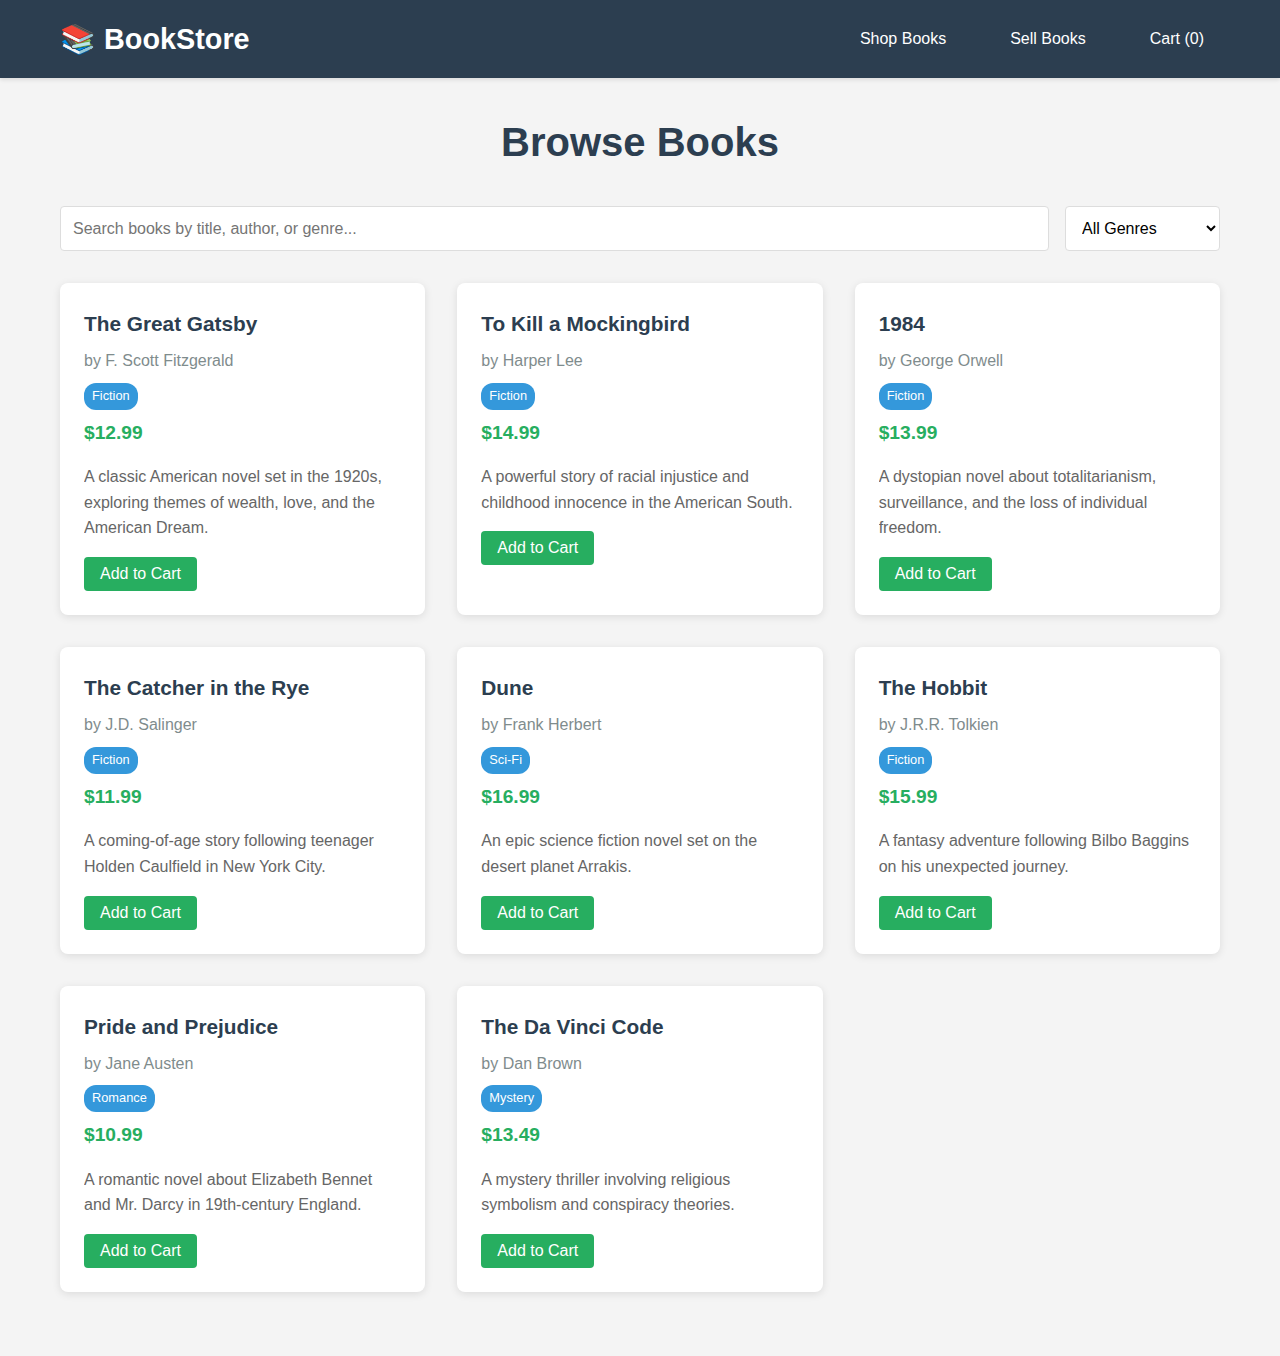
<file: index.html>
<!DOCTYPE html>
<html lang="en">
<head>
    <meta charset="UTF-8">
    <meta name="viewport" content="width=device-width, initial-scale=1.0">
    <title>BookStore - Buy & Sell Books Online</title>
    <link rel="stylesheet" href="styles.css">
</head>
<body>
    <header>
        <nav class="navbar">
            <div class="nav-container">
                <h1 class="nav-logo">📚 BookStore</h1>
                <ul class="nav-menu">
                    <li class="nav-item">
                        <a href="#" class="nav-link" onclick="showSection('buyer')">Shop Books</a>
                    </li>
                    <li class="nav-item">
                        <a href="#" class="nav-link" onclick="showSection('seller')">Sell Books</a>
                    </li>
                    <li class="nav-item">
                        <a href="#" class="nav-link" onclick="showSection('cart')">Cart (<span id="cart-count">0</span>)</a>
                    </li>
                </ul>
            </div>
        </nav>
    </header>

    <main>
        <!-- Buyer Section -->
        <section id="buyer-section" class="section active">
            <div class="container">
                <h2>Browse Books</h2>
                
                <!-- Search and Filter -->
                <div class="search-container">
                    <input type="text" id="search-input" placeholder="Search books by title, author, or genre..." onkeyup="searchBooks()">
                    <select id="genre-filter" onchange="filterBooks()">
                        <option value="">All Genres</option>
                        <option value="Fiction">Fiction</option>
                        <option value="Non-Fiction">Non-Fiction</option>
                        <option value="Mystery">Mystery</option>
                        <option value="Romance">Romance</option>
                        <option value="Sci-Fi">Science Fiction</option>
                        <option value="Biography">Biography</option>
                    </select>
                </div>

                <!-- Books Grid -->
                <div id="books-grid" class="books-grid">
                    <!-- Books will be populated by JavaScript -->
                </div>
            </div>
        </section>

        <!-- Seller Section -->
        <section id="seller-section" class="section">
            <div class="container">
                <h2>Sell Your Books</h2>
                
                <!-- Add Book Form -->
                <div class="form-container">
                    <h3>Add New Book</h3>
                    <form id="add-book-form">
                        <div class="form-group">
                            <label for="book-title">Title:</label>
                            <input type="text" id="book-title" required>
                        </div>
                        <div class="form-group">
                            <label for="book-author">Author:</label>
                            <input type="text" id="book-author" required>
                        </div>
                        <div class="form-group">
                            <label for="book-genre">Genre:</label>
                            <select id="book-genre" required>
                                <option value="">Select Genre</option>
                                <option value="Fiction">Fiction</option>
                                <option value="Non-Fiction">Non-Fiction</option>
                                <option value="Mystery">Mystery</option>
                                <option value="Romance">Romance</option>
                                <option value="Sci-Fi">Science Fiction</option>
                                <option value="Biography">Biography</option>
                            </select>
                        </div>
                        <div class="form-group">
                            <label for="book-price">Price ($):</label>
                            <input type="number" id="book-price" step="0.01" min="0" required>
                        </div>
                        <div class="form-group">
                            <label for="book-description">Description:</label>
                            <textarea id="book-description" rows="4" required></textarea>
                        </div>
                        <button type="submit">Add Book</button>
                    </form>
                </div>

                <!-- Seller's Books -->
                <div class="seller-books">
                    <h3>Your Books for Sale</h3>
                    <div id="seller-books-list" class="seller-books-grid">
                        <!-- Seller's books will be populated by JavaScript -->
                    </div>
                </div>
            </div>
        </section>

        <!-- Cart Section -->
        <section id="cart-section" class="section">
            <div class="container">
                <h2>Shopping Cart</h2>
                <div id="cart-items" class="cart-items">
                    <!-- Cart items will be populated by JavaScript -->
                </div>
                <div class="cart-total">
                    <h3>Total: $<span id="cart-total">0.00</span></h3>
                    <button id="checkout-btn" onclick="checkout()">Checkout</button>
                </div>
            </div>
        </section>
    </main>

    <!-- Modal for book details -->
    <div id="book-modal" class="modal">
        <div class="modal-content">
            <span class="close" onclick="closeModal()">&times;</span>
            <div id="modal-book-details"></div>
        </div>
    </div>

    <script src="script.js"></script>
</body>
</html>
</file>
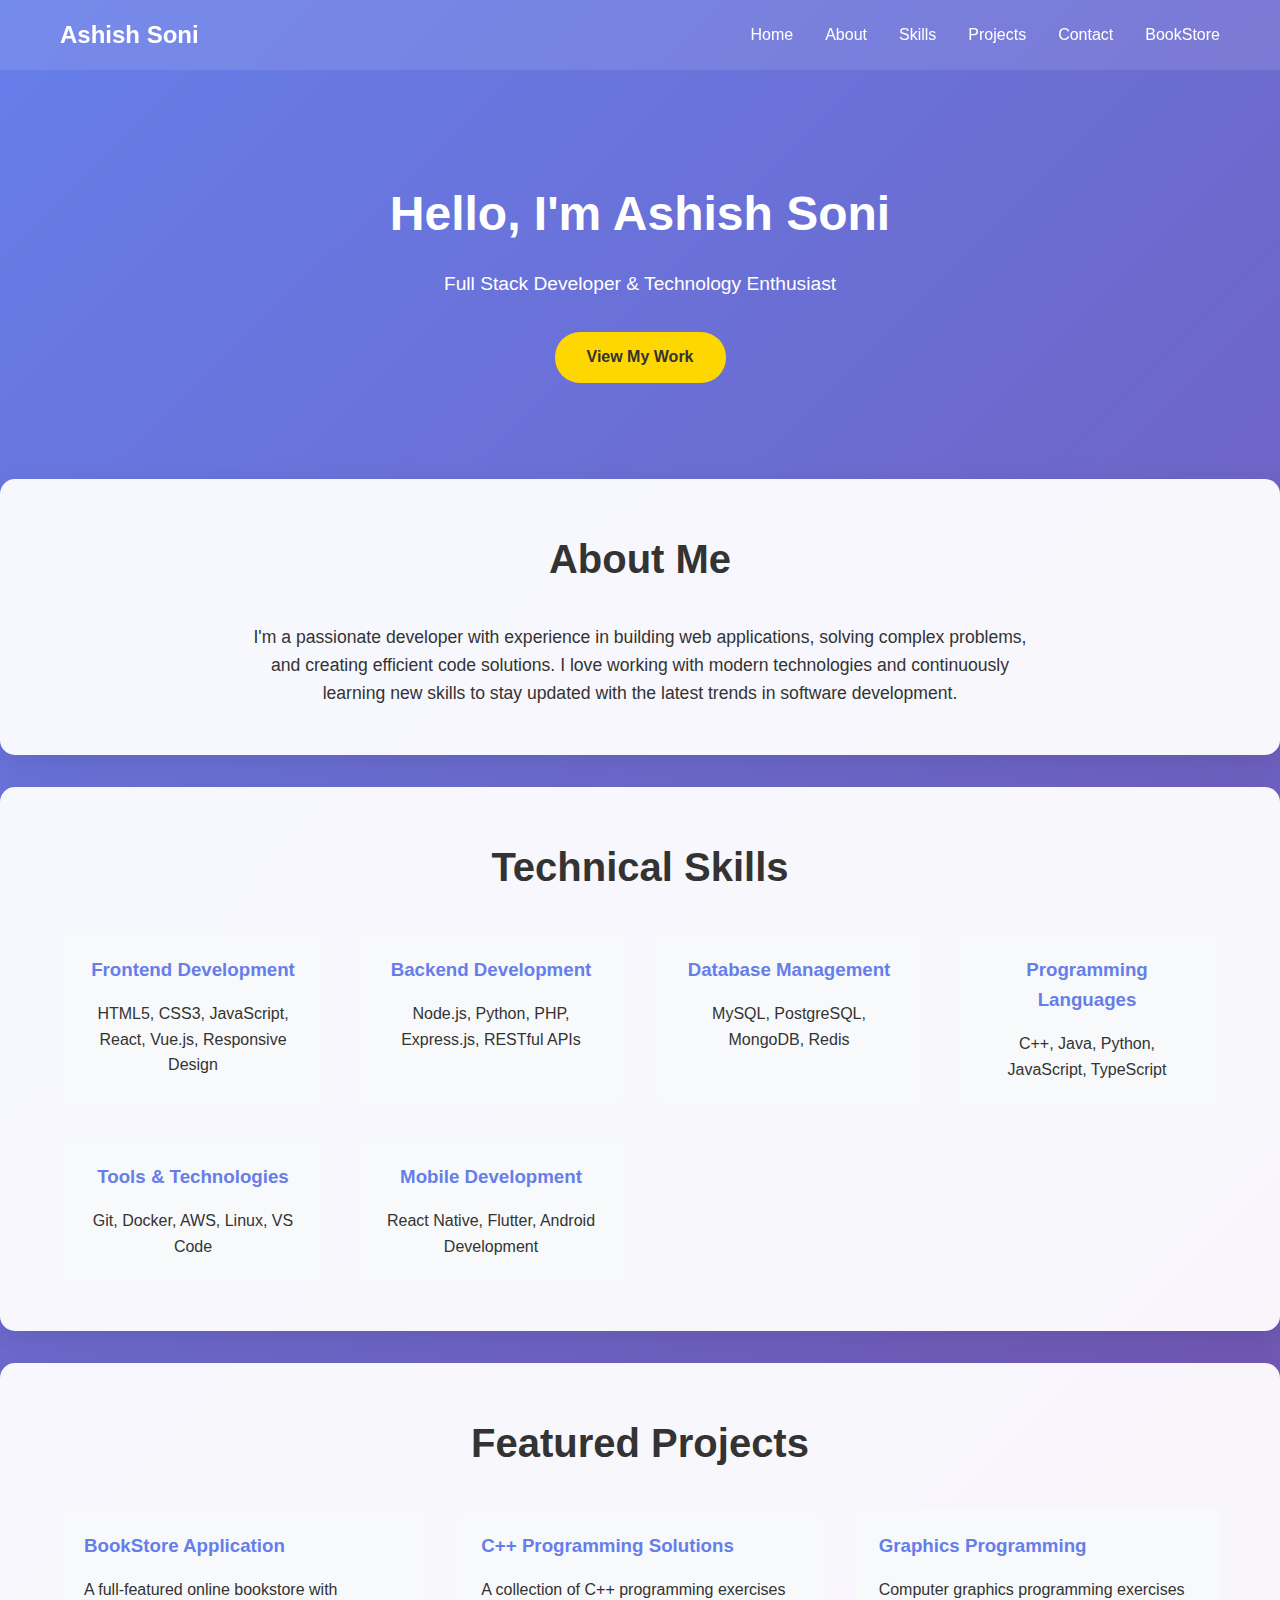
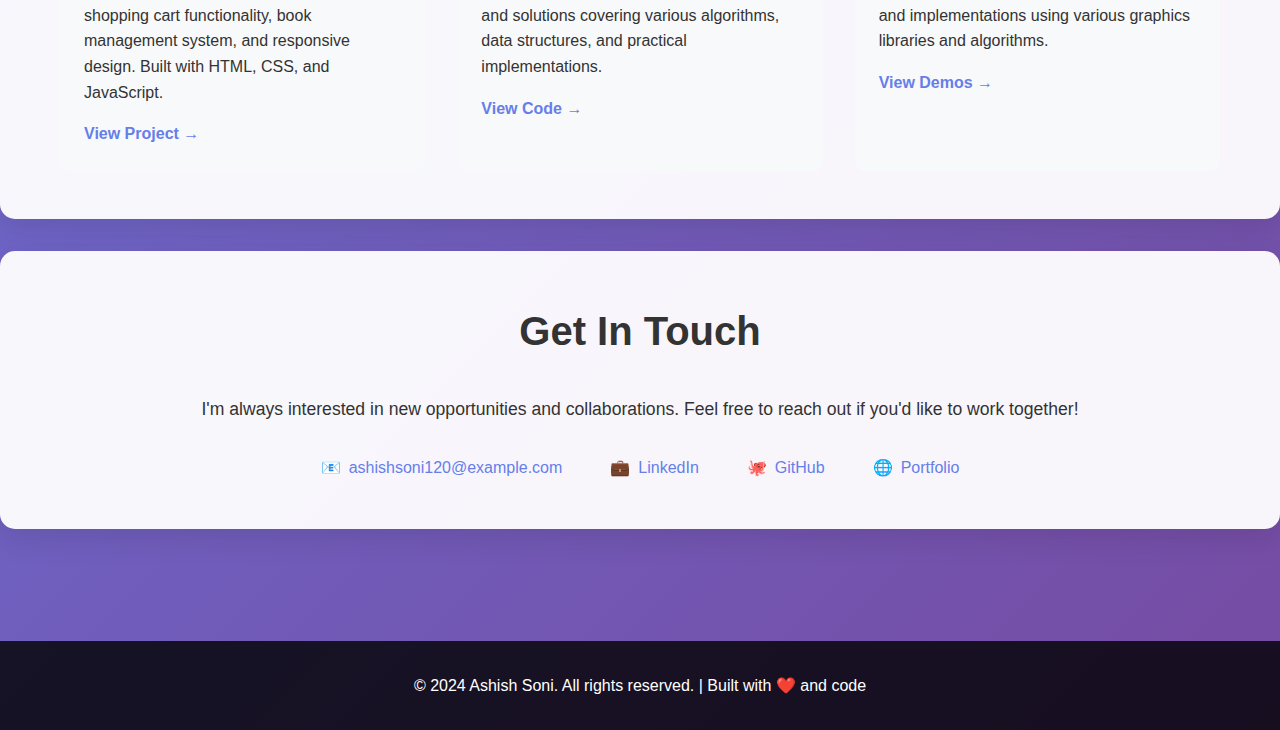
<file: newsite.html>
<!DOCTYPE html>
<html lang="en">
<head>
    <meta charset="UTF-8">
    <meta name="viewport" content="width=device-width, initial-scale=1.0">
    <title>Ashish Soni - Developer Portfolio</title>
    <style>
        * {
            margin: 0;
            padding: 0;
            box-sizing: border-box;
        }

        body {
            font-family: 'Arial', sans-serif;
            line-height: 1.6;
            color: #333;
            background: linear-gradient(135deg, #667eea 0%, #764ba2 100%);
            min-height: 100vh;
        }

        .container {
            max-width: 1200px;
            margin: 0 auto;
            padding: 0 20px;
        }

        header {
            background: rgba(255, 255, 255, 0.1);
            backdrop-filter: blur(10px);
            padding: 1rem 0;
            position: fixed;
            width: 100%;
            top: 0;
            z-index: 1000;
        }

        nav {
            display: flex;
            justify-content: space-between;
            align-items: center;
        }

        .logo {
            font-size: 1.5rem;
            font-weight: bold;
            color: white;
        }

        .nav-links {
            display: flex;
            list-style: none;
            gap: 2rem;
        }

        .nav-links a {
            color: white;
            text-decoration: none;
            transition: color 0.3s;
        }

        .nav-links a:hover {
            color: #ffd700;
        }

        main {
            margin-top: 80px;
            padding: 2rem 0;
        }

        .hero {
            text-align: center;
            padding: 4rem 0;
            color: white;
        }

        .hero h1 {
            font-size: 3rem;
            margin-bottom: 1rem;
            animation: fadeInUp 1s ease-out;
        }

        .hero p {
            font-size: 1.2rem;
            margin-bottom: 2rem;
            animation: fadeInUp 1s ease-out 0.3s both;
        }

        .btn {
            display: inline-block;
            background: #ffd700;
            color: #333;
            padding: 0.8rem 2rem;
            text-decoration: none;
            border-radius: 25px;
            font-weight: bold;
            transition: transform 0.3s, box-shadow 0.3s;
            animation: fadeInUp 1s ease-out 0.6s both;
        }

        .btn:hover {
            transform: translateY(-2px);
            box-shadow: 0 5px 15px rgba(255, 215, 0, 0.4);
        }

        .section {
            background: rgba(255, 255, 255, 0.95);
            margin: 2rem 0;
            padding: 3rem 2rem;
            border-radius: 15px;
            box-shadow: 0 10px 30px rgba(0, 0, 0, 0.1);
        }

        .section h2 {
            text-align: center;
            font-size: 2.5rem;
            margin-bottom: 2rem;
            color: #333;
        }

        .skills-grid {
            display: grid;
            grid-template-columns: repeat(auto-fit, minmax(250px, 1fr));
            gap: 2rem;
            margin-top: 2rem;
        }

        .skill-card {
            background: #f8f9fa;
            padding: 1.5rem;
            border-radius: 10px;
            text-align: center;
            transition: transform 0.3s;
        }

        .skill-card:hover {
            transform: translateY(-5px);
        }

        .skill-card h3 {
            color: #667eea;
            margin-bottom: 1rem;
        }

        .projects-grid {
            display: grid;
            grid-template-columns: repeat(auto-fit, minmax(300px, 1fr));
            gap: 2rem;
            margin-top: 2rem;
        }

        .project-card {
            background: #f8f9fa;
            border-radius: 10px;
            overflow: hidden;
            transition: transform 0.3s;
        }

        .project-card:hover {
            transform: translateY(-5px);
        }

        .project-content {
            padding: 1.5rem;
        }

        .project-card h3 {
            color: #667eea;
            margin-bottom: 1rem;
        }

        .project-link {
            display: inline-block;
            color: #667eea;
            text-decoration: none;
            font-weight: bold;
            margin-top: 1rem;
        }

        .project-link:hover {
            color: #764ba2;
        }

        .contact {
            text-align: center;
        }

        .contact-info {
            display: flex;
            justify-content: center;
            gap: 3rem;
            margin-top: 2rem;
            flex-wrap: wrap;
        }

        .contact-item {
            display: flex;
            align-items: center;
            gap: 0.5rem;
        }

        .contact-item a {
            color: #667eea;
            text-decoration: none;
        }

        .contact-item a:hover {
            color: #764ba2;
        }

        footer {
            background: rgba(0, 0, 0, 0.8);
            color: white;
            text-align: center;
            padding: 2rem 0;
            margin-top: 3rem;
        }

        @keyframes fadeInUp {
            from {
                opacity: 0;
                transform: translateY(30px);
            }
            to {
                opacity: 1;
                transform: translateY(0);
            }
        }

        @media (max-width: 768px) {
            .nav-links {
                gap: 1rem;
            }
            
            .hero h1 {
                font-size: 2rem;
            }
            
            .contact-info {
                flex-direction: column;
                gap: 1rem;
            }
        }
    </style>
</head>
<body>
    <header>
        <nav class="container">
            <div class="logo">Ashish Soni</div>
            <ul class="nav-links">
                <li><a href="#home">Home</a></li>
                <li><a href="#about">About</a></li>
                <li><a href="#skills">Skills</a></li>
                <li><a href="#projects">Projects</a></li>
                <li><a href="#contact">Contact</a></li>
                <li><a href="index.html">BookStore</a></li>
            </ul>
        </nav>
    </header>

    <main>
        <section id="home" class="hero">
            <div class="container">
                <h1>Hello, I'm Ashish Soni</h1>
                <p>Full Stack Developer & Technology Enthusiast</p>
                <a href="#projects" class="btn">View My Work</a>
            </div>
        </section>

        <section id="about" class="section">
            <div class="container">
                <h2>About Me</h2>
                <p style="text-align: center; font-size: 1.1rem; max-width: 800px; margin: 0 auto;">
                    I'm a passionate developer with experience in building web applications, 
                    solving complex problems, and creating efficient code solutions. 
                    I love working with modern technologies and continuously learning new skills 
                    to stay updated with the latest trends in software development.
                </p>
            </div>
        </section>

        <section id="skills" class="section">
            <div class="container">
                <h2>Technical Skills</h2>
                <div class="skills-grid">
                    <div class="skill-card">
                        <h3>Frontend Development</h3>
                        <p>HTML5, CSS3, JavaScript, React, Vue.js, Responsive Design</p>
                    </div>
                    <div class="skill-card">
                        <h3>Backend Development</h3>
                        <p>Node.js, Python, PHP, Express.js, RESTful APIs</p>
                    </div>
                    <div class="skill-card">
                        <h3>Database Management</h3>
                        <p>MySQL, PostgreSQL, MongoDB, Redis</p>
                    </div>
                    <div class="skill-card">
                        <h3>Programming Languages</h3>
                        <p>C++, Java, Python, JavaScript, TypeScript</p>
                    </div>
                    <div class="skill-card">
                        <h3>Tools & Technologies</h3>
                        <p>Git, Docker, AWS, Linux, VS Code</p>
                    </div>
                    <div class="skill-card">
                        <h3>Mobile Development</h3>
                        <p>React Native, Flutter, Android Development</p>
                    </div>
                </div>
            </div>
        </section>

        <section id="projects" class="section">
            <div class="container">
                <h2>Featured Projects</h2>
                <div class="projects-grid">
                    <div class="project-card">
                        <div class="project-content">
                            <h3>BookStore Application</h3>
                            <p>A full-featured online bookstore with shopping cart functionality, 
                            book management system, and responsive design. Built with HTML, CSS, and JavaScript.</p>
                            <a href="index.html" class="project-link">View Project →</a>
                        </div>
                    </div>
                    <div class="project-card">
                        <div class="project-content">
                            <h3>C++ Programming Solutions</h3>
                            <p>A collection of C++ programming exercises and solutions covering 
                            various algorithms, data structures, and practical implementations.</p>
                            <a href="#" class="project-link">View Code →</a>
                        </div>
                    </div>
                    <div class="project-card">
                        <div class="project-content">
                            <h3>Graphics Programming</h3>
                            <p>Computer graphics programming exercises and implementations 
                            using various graphics libraries and algorithms.</p>
                            <a href="#" class="project-link">View Demos →</a>
                        </div>
                    </div>
                </div>
            </div>
        </section>

        <section id="contact" class="section contact">
            <div class="container">
                <h2>Get In Touch</h2>
                <p style="font-size: 1.1rem; margin-bottom: 2rem;">
                    I'm always interested in new opportunities and collaborations. 
                    Feel free to reach out if you'd like to work together!
                </p>
                <div class="contact-info">
                    <div class="contact-item">
                        <span>📧</span>
                        <a href="mailto:ashishsoni120@example.com">ashishsoni120@example.com</a>
                    </div>
                    <div class="contact-item">
                        <span>💼</span>
                        <a href="https://linkedin.com/in/ashishsoni120" target="_blank">LinkedIn</a>
                    </div>
                    <div class="contact-item">
                        <span>🐙</span>
                        <a href="https://github.com/ashishsoni120" target="_blank">GitHub</a>
                    </div>
                    <div class="contact-item">
                        <span>🌐</span>
                        <a href="#" target="_blank">Portfolio</a>
                    </div>
                </div>
            </div>
        </section>
    </main>

    <footer>
        <div class="container">
            <p>&copy; 2024 Ashish Soni. All rights reserved. | Built with ❤️ and code</p>
        </div>
    </footer>

    <script>
        // Smooth scrolling for navigation links
        document.querySelectorAll('a[href^="#"]').forEach(anchor => {
            anchor.addEventListener('click', function (e) {
                e.preventDefault();
                const target = document.querySelector(this.getAttribute('href'));
                if (target) {
                    target.scrollIntoView({
                        behavior: 'smooth',
                        block: 'start'
                    });
                }
            });
        });

        // Add scroll effect to header
        window.addEventListener('scroll', function() {
            const header = document.querySelector('header');
            if (window.scrollY > 100) {
                header.style.background = 'rgba(255, 255, 255, 0.95)';
                header.style.backdropFilter = 'blur(10px)';
            } else {
                header.style.background = 'rgba(255, 255, 255, 0.1)';
                header.style.backdropFilter = 'blur(10px)';
            }
        });

        // Add animation on scroll
        const observerOptions = {
            threshold: 0.1,
            rootMargin: '0px 0px -50px 0px'
        };

        const observer = new IntersectionObserver(function(entries) {
            entries.forEach(entry => {
                if (entry.isIntersecting) {
                    entry.target.style.animation = 'fadeInUp 0.6s ease-out forwards';
                }
            });
        }, observerOptions);

        document.querySelectorAll('.skill-card, .project-card').forEach(card => {
            observer.observe(card);
        });

        // Welcome message
        console.log('🚀 Welcome to Ashish Soni\'s Portfolio!');
        console.log('📚 Don\'t forget to check out the BookStore application!');
    </script>
</body>
</html>
</file>
<file: styles.css>
/* Reset and base styles */
* {
    margin: 0;
    padding: 0;
    box-sizing: border-box;
}

body {
    font-family: 'Arial', sans-serif;
    line-height: 1.6;
    color: #333;
    background-color: #f4f4f4;
}

.container {
    max-width: 1200px;
    margin: 0 auto;
    padding: 0 20px;
}

/* Navigation */
.navbar {
    background-color: #2c3e50;
    color: white;
    padding: 1rem 0;
    box-shadow: 0 2px 4px rgba(0,0,0,0.1);
}

.nav-container {
    max-width: 1200px;
    margin: 0 auto;
    padding: 0 20px;
    display: flex;
    justify-content: space-between;
    align-items: center;
}

.nav-logo {
    font-size: 1.8rem;
    font-weight: bold;
}

.nav-menu {
    display: flex;
    list-style: none;
    gap: 2rem;
}

.nav-link {
    color: white;
    text-decoration: none;
    padding: 0.5rem 1rem;
    border-radius: 4px;
    transition: background-color 0.3s;
}

.nav-link:hover {
    background-color: #34495e;
}

/* Sections */
.section {
    display: none;
    padding: 2rem 0;
    min-height: calc(100vh - 80px);
}

.section.active {
    display: block;
}

h2 {
    text-align: center;
    margin-bottom: 2rem;
    color: #2c3e50;
    font-size: 2.5rem;
}

h3 {
    margin-bottom: 1rem;
    color: #2c3e50;
}

/* Search and Filter */
.search-container {
    display: flex;
    gap: 1rem;
    margin-bottom: 2rem;
    flex-wrap: wrap;
}

#search-input {
    flex: 1;
    padding: 0.75rem;
    border: 1px solid #ddd;
    border-radius: 4px;
    font-size: 1rem;
    min-width: 200px;
}

#genre-filter {
    padding: 0.75rem;
    border: 1px solid #ddd;
    border-radius: 4px;
    font-size: 1rem;
    background-color: white;
}

/* Books Grid */
.books-grid {
    display: grid;
    grid-template-columns: repeat(auto-fill, minmax(300px, 1fr));
    gap: 2rem;
    margin-bottom: 2rem;
}

.book-card {
    background: white;
    border-radius: 8px;
    padding: 1.5rem;
    box-shadow: 0 2px 8px rgba(0,0,0,0.1);
    transition: transform 0.3s, box-shadow 0.3s;
    cursor: pointer;
}

.book-card:hover {
    transform: translateY(-2px);
    box-shadow: 0 4px 16px rgba(0,0,0,0.15);
}

.book-title {
    font-size: 1.3rem;
    font-weight: bold;
    margin-bottom: 0.5rem;
    color: #2c3e50;
}

.book-author {
    color: #7f8c8d;
    margin-bottom: 0.5rem;
}

.book-genre {
    background-color: #3498db;
    color: white;
    padding: 0.2rem 0.5rem;
    border-radius: 12px;
    font-size: 0.8rem;
    display: inline-block;
    margin-bottom: 0.5rem;
}

.book-price {
    font-size: 1.2rem;
    font-weight: bold;
    color: #27ae60;
    margin-bottom: 1rem;
}

.book-description {
    color: #666;
    margin-bottom: 1rem;
    display: -webkit-box;
    -webkit-line-clamp: 3;
    -webkit-box-orient: vertical;
    overflow: hidden;
}

.btn {
    background-color: #3498db;
    color: white;
    padding: 0.5rem 1rem;
    border: none;
    border-radius: 4px;
    cursor: pointer;
    font-size: 1rem;
    transition: background-color 0.3s;
}

.btn:hover {
    background-color: #2980b9;
}

.btn-success {
    background-color: #27ae60;
}

.btn-success:hover {
    background-color: #229954;
}

.btn-danger {
    background-color: #e74c3c;
}

.btn-danger:hover {
    background-color: #c0392b;
}

/* Form Styles */
.form-container {
    background: white;
    padding: 2rem;
    border-radius: 8px;
    box-shadow: 0 2px 8px rgba(0,0,0,0.1);
    margin-bottom: 2rem;
}

.form-group {
    margin-bottom: 1rem;
}

.form-group label {
    display: block;
    margin-bottom: 0.5rem;
    font-weight: bold;
}

.form-group input,
.form-group select,
.form-group textarea {
    width: 100%;
    padding: 0.75rem;
    border: 1px solid #ddd;
    border-radius: 4px;
    font-size: 1rem;
}

.form-group textarea {
    resize: vertical;
}

/* Seller Books */
.seller-books {
    background: white;
    padding: 2rem;
    border-radius: 8px;
    box-shadow: 0 2px 8px rgba(0,0,0,0.1);
}

.seller-books-grid {
    display: grid;
    grid-template-columns: repeat(auto-fill, minmax(250px, 1fr));
    gap: 1rem;
}

.seller-book-card {
    border: 1px solid #ddd;
    border-radius: 4px;
    padding: 1rem;
    background-color: #f9f9f9;
}

/* Cart Styles */
.cart-items {
    background: white;
    border-radius: 8px;
    padding: 2rem;
    margin-bottom: 2rem;
    box-shadow: 0 2px 8px rgba(0,0,0,0.1);
}

.cart-item {
    display: flex;
    justify-content: space-between;
    align-items: center;
    padding: 1rem 0;
    border-bottom: 1px solid #eee;
}

.cart-item:last-child {
    border-bottom: none;
}

.cart-item-details {
    flex: 1;
}

.cart-item-title {
    font-weight: bold;
    margin-bottom: 0.25rem;
}

.cart-item-author {
    color: #666;
    font-size: 0.9rem;
}

.cart-item-price {
    font-weight: bold;
    color: #27ae60;
    margin-right: 1rem;
}

.cart-total {
    background: white;
    padding: 2rem;
    border-radius: 8px;
    box-shadow: 0 2px 8px rgba(0,0,0,0.1);
    text-align: center;
}

.cart-total h3 {
    margin-bottom: 1rem;
    font-size: 1.5rem;
}

#checkout-btn {
    background-color: #27ae60;
    color: white;
    padding: 1rem 2rem;
    border: none;
    border-radius: 4px;
    font-size: 1.1rem;
    cursor: pointer;
    transition: background-color 0.3s;
}

#checkout-btn:hover {
    background-color: #229954;
}

/* Modal Styles */
.modal {
    display: none;
    position: fixed;
    z-index: 1000;
    left: 0;
    top: 0;
    width: 100%;
    height: 100%;
    background-color: rgba(0,0,0,0.5);
}

.modal-content {
    background-color: white;
    margin: 5% auto;
    padding: 2rem;
    border-radius: 8px;
    width: 90%;
    max-width: 600px;
    position: relative;
    max-height: 80vh;
    overflow-y: auto;
}

.close {
    position: absolute;
    top: 1rem;
    right: 1.5rem;
    font-size: 2rem;
    cursor: pointer;
    color: #666;
}

.close:hover {
    color: #333;
}

/* Empty State */
.empty-state {
    text-align: center;
    padding: 3rem;
    color: #666;
}

.empty-state h3 {
    margin-bottom: 1rem;
}

/* Responsive Design */
@media (max-width: 768px) {
    .nav-container {
        flex-direction: column;
        gap: 1rem;
    }

    .nav-menu {
        gap: 1rem;
    }

    .search-container {
        flex-direction: column;
    }

    .books-grid {
        grid-template-columns: 1fr;
    }

    .cart-item {
        flex-direction: column;
        align-items: flex-start;
        gap: 0.5rem;
    }

    .cart-item-details {
        width: 100%;
    }
}

/* Success/Error Messages */
.message {
    padding: 1rem;
    border-radius: 4px;
    margin-bottom: 1rem;
    text-align: center;
}

.message.success {
    background-color: #d4edda;
    color: #155724;
    border: 1px solid #c3e6cb;
}

.message.error {
    background-color: #f8d7da;
    color: #721c24;
    border: 1px solid #f5c6cb;
}
</file>
